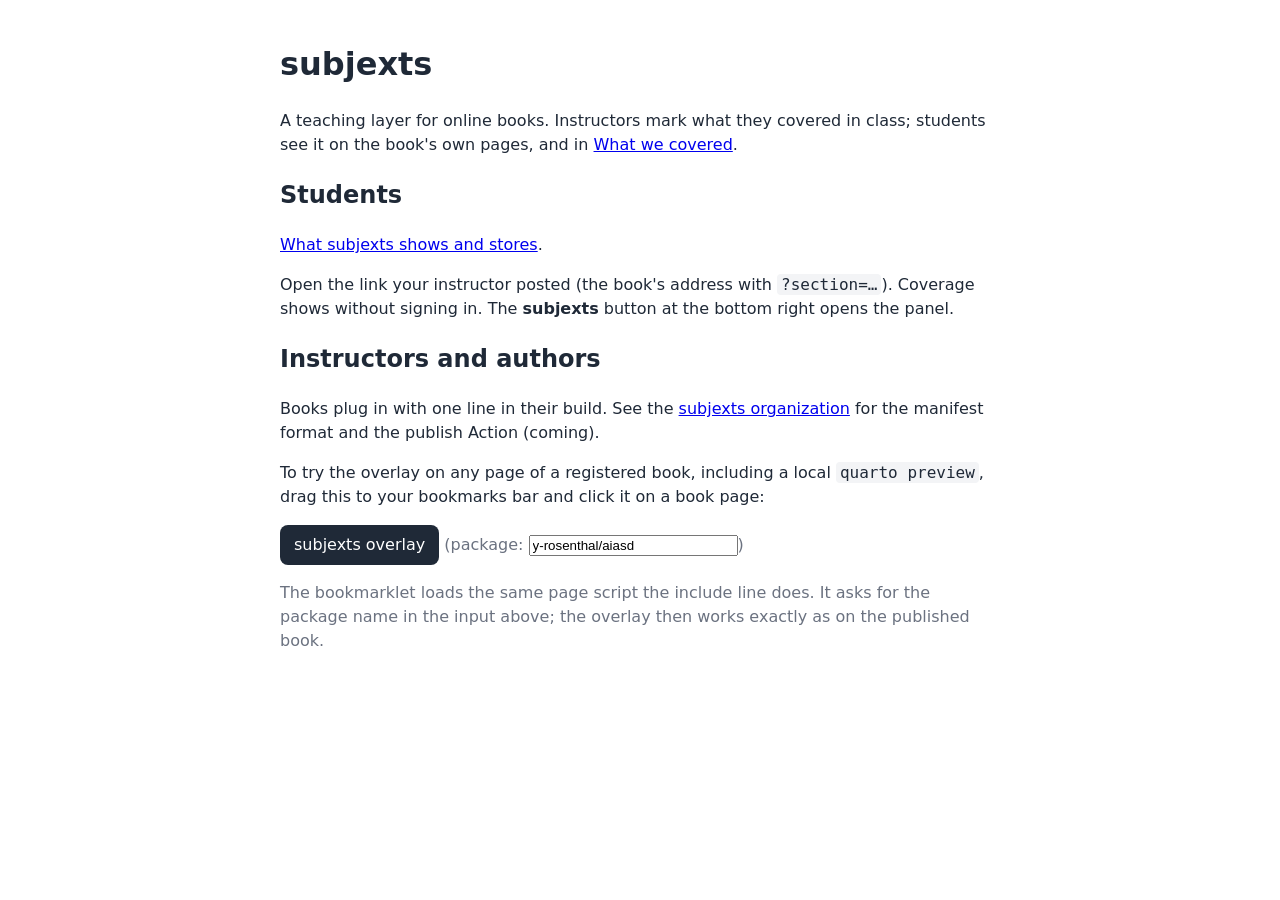
<file: index.html>
<!doctype html>
<html lang="en">
<head>
<meta charset="utf-8">
<meta name="viewport" content="width=device-width, initial-scale=1">
<title>subjexts</title>
<style>body{color:#1f2937;max-width:720px;margin:40px auto;padding:0 16px;font:16px/1.5 system-ui,-apple-system,BlinkMacSystemFont,Segoe UI,Roboto,Noto Sans,Ubuntu,Cantarell,Helvetica Neue,sans-serif}code,pre{background:#f3f4f6;border-radius:4px;padding:1px 4px}pre{padding:10px;overflow:auto}a.bm{color:#fff;background:#1f2937;border-radius:8px;padding:8px 14px;text-decoration:none;display:inline-block}.muted{color:#6b7280}</style>
  <script type="module" crossorigin src="/assets/home-CZkX6ruz.js"></script>
  <link rel="modulepreload" crossorigin href="/assets/modulepreload-polyfill-P2Xu9kJm.js">
</head>
<body>
<h1>subjexts</h1>
<p>A teaching layer for online books. Instructors mark what they covered in class; students see it on the book's own pages, and in <a href="/covered/">What we covered</a>.</p>

<h2>Students</h2>
<p><a href="/notice/">What subjexts shows and stores</a>.</p>
<p>Open the link your instructor posted (the book's address with <code>?section=…</code>). Coverage shows without signing in. The <strong>subjexts</strong> button at the bottom right opens the panel.</p>

<h2>Instructors and authors</h2>
<p>Books plug in with one line in their build. See the <a href="https://github.com/subjexts">subjexts organization</a> for the manifest format and the publish Action (coming).</p>
<p>To try the overlay on any page of a registered book, including a local <code>quarto preview</code>, drag this to your bookmarks bar and click it on a book page:</p>
<p><a class="bm" id="bm" href="#">subjexts overlay</a> <span class="muted">(package: <input id="pkg" value="y-rosenthal/aiasd" size="24">)</span></p>
<p class="muted">The bookmarklet loads the same page script the include line does. It asks for the package name in the input above; the overlay then works exactly as on the published book.</p>
</body>
</html>
</file>
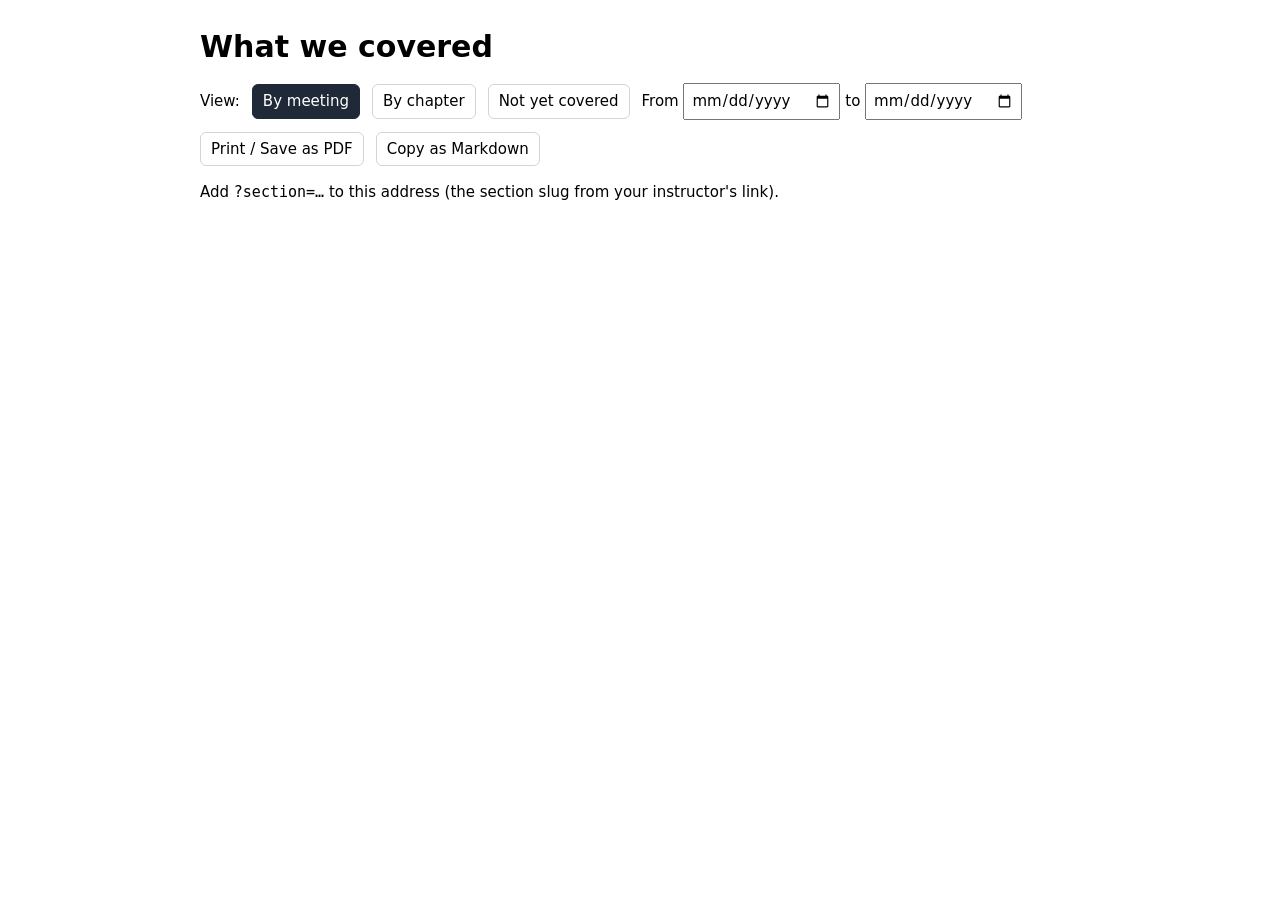
<file: covered/index.html>
<!doctype html>
<html lang="en">
<head>
<meta charset="utf-8">
<meta name="viewport" content="width=device-width, initial-scale=1">
<title>What we covered</title>
<style>:root{--lightningcss-light:initial;--lightningcss-dark: ;color-scheme:light dark}@media (prefers-color-scheme:dark){:root{--lightningcss-light: ;--lightningcss-dark:initial}}body{max-width:880px;margin:24px auto;padding:0 16px;font:15px/1.5 system-ui,-apple-system,BlinkMacSystemFont,Segoe UI,Roboto,Noto Sans,Ubuntu,Cantarell,Helvetica Neue,sans-serif}h1{margin-bottom:0}.sub{color:#6b7280;margin-top:2px}.bar{flex-wrap:wrap;align-items:center;gap:12px;margin:14px 0;display:flex}.bar button{font:inherit;cursor:pointer;background:0 0;border:1px solid #d1d5db;border-radius:6px;padding:5px 10px}.bar button.on{color:#fff;background:#1f2937;border-color:#1f2937}.bar input{font:inherit;padding:4px 6px}h2{border-bottom:1px solid #e5e7eb;margin:22px 0 6px;padding-bottom:3px;font-size:18px}h3{color:#374151;margin:12px 0 4px;font-size:15px}ul{padding-left:18px}li{margin:3px 0}.st{color:#fff;vertical-align:middle;border-radius:10px;margin-right:6px;padding:0 6px;font-size:11px;display:inline-block}.st-covered{background:#43a047}.st-assigned{background:#1e88e5}.st-skipped{background:#9e9e9e}.st-comment{background:#fb8c00}.q{color:#4b5563}.note{color:#92400e;background:#fef3c7;border-radius:6px;margin:4px 0;padding:4px 8px}.cm{color:#92400e;margin-left:1.5em;display:block}.muted{color:#6b7280}.where{color:#6b7280;font-size:13px}a{color:#1d4ed8}@media print{.bar,.noprint{display:none}body{max-width:none}}</style>
  <script type="module" crossorigin src="/assets/covered-C4TMlwke.js"></script>
  <link rel="modulepreload" crossorigin href="/assets/modulepreload-polyfill-P2Xu9kJm.js">
  <link rel="modulepreload" crossorigin href="/assets/Md-DHiN0fYu.js">
</head>
<body>
<h1 id="title">What we covered</h1>
<div class="sub" id="subtitle"></div>
<div class="bar noprint">
  <span>View:</span>
  <button id="v-meeting" class="on">By meeting</button>
  <button id="v-chapter">By chapter</button>
  <button id="v-not">Not yet covered</button>
  <span>From <input type="date" id="from"> to <input type="date" id="to"></span>
  <button id="print">Print / Save as PDF</button>
  <button id="copy">Copy as Markdown</button>
</div>
<div id="out"><p class="muted">Loading…</p></div>
</body>
</html>
</file>
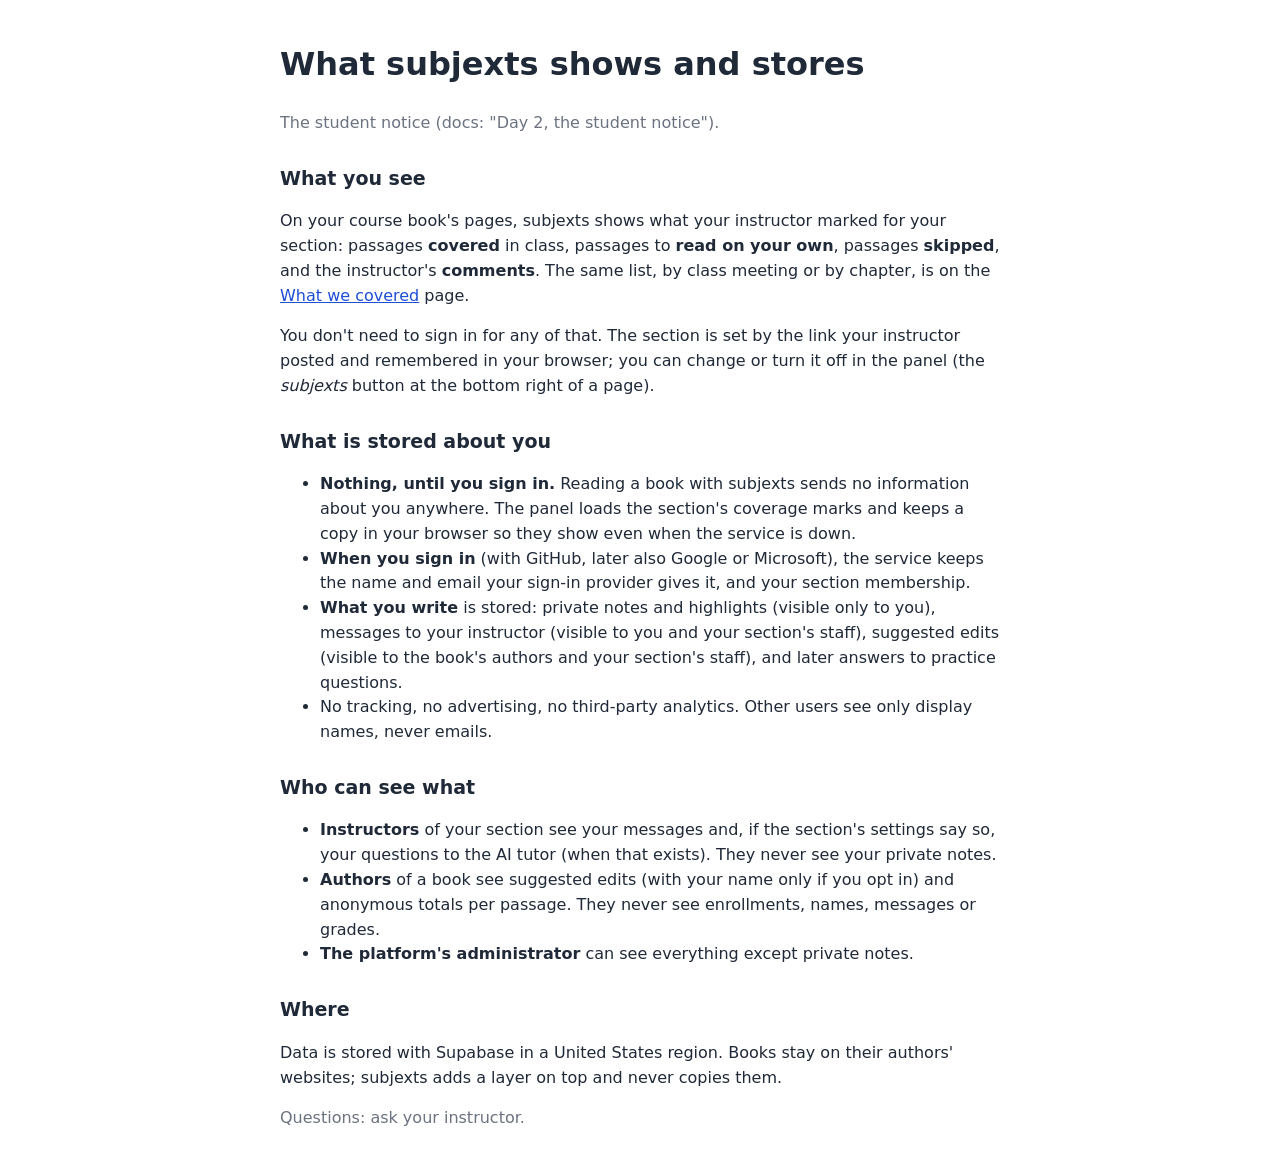
<file: notice/index.html>
<!doctype html>
<html lang="en">
<head>
<meta charset="utf-8">
<meta name="viewport" content="width=device-width, initial-scale=1">
<title>What subjexts shows and stores</title>
<style>body{color:#1f2937;max-width:720px;margin:40px auto;padding:0 16px;font:16px/1.55 system-ui,-apple-system,BlinkMacSystemFont,Segoe UI,Roboto,Noto Sans,Ubuntu,Cantarell,Helvetica Neue,sans-serif}h2{margin-top:28px;font-size:19px}.muted{color:#6b7280}a{color:#1d4ed8}</style>
</head>
<body>
<h1>What subjexts shows and stores</h1>
<p class="muted">The student notice (docs: "Day 2, the student notice").</p>

<h2>What you see</h2>
<p>On your course book's pages, subjexts shows what your instructor marked for your section: passages <strong>covered</strong> in class, passages to <strong>read on your own</strong>, passages <strong>skipped</strong>, and the instructor's <strong>comments</strong>. The same list, by class meeting or by chapter, is on the <a href="/covered/">What we covered</a> page.</p>
<p>You don't need to sign in for any of that. The section is set by the link your instructor posted and remembered in your browser; you can change or turn it off in the panel (the <em>subjexts</em> button at the bottom right of a page).</p>

<h2>What is stored about you</h2>
<ul>
<li><strong>Nothing, until you sign in.</strong> Reading a book with subjexts sends no information about you anywhere. The panel loads the section's coverage marks and keeps a copy in your browser so they show even when the service is down.</li>
<li><strong>When you sign in</strong> (with GitHub, later also Google or Microsoft), the service keeps the name and email your sign-in provider gives it, and your section membership.</li>
<li><strong>What you write</strong> is stored: private notes and highlights (visible only to you), messages to your instructor (visible to you and your section's staff), suggested edits (visible to the book's authors and your section's staff), and later answers to practice questions.</li>
<li>No tracking, no advertising, no third-party analytics. Other users see only display names, never emails.</li>
</ul>

<h2>Who can see what</h2>
<ul>
<li><strong>Instructors</strong> of your section see your messages and, if the section's settings say so, your questions to the AI tutor (when that exists). They never see your private notes.</li>
<li><strong>Authors</strong> of a book see suggested edits (with your name only if you opt in) and anonymous totals per passage. They never see enrollments, names, messages or grades.</li>
<li><strong>The platform's administrator</strong> can see everything except private notes.</li>
</ul>

<h2>Where</h2>
<p>Data is stored with Supabase in a United States region. Books stay on their authors' websites; subjexts adds a layer on top and never copies them.</p>
<p class="muted">Questions: ask your instructor.</p>
</body>
</html>
</file>
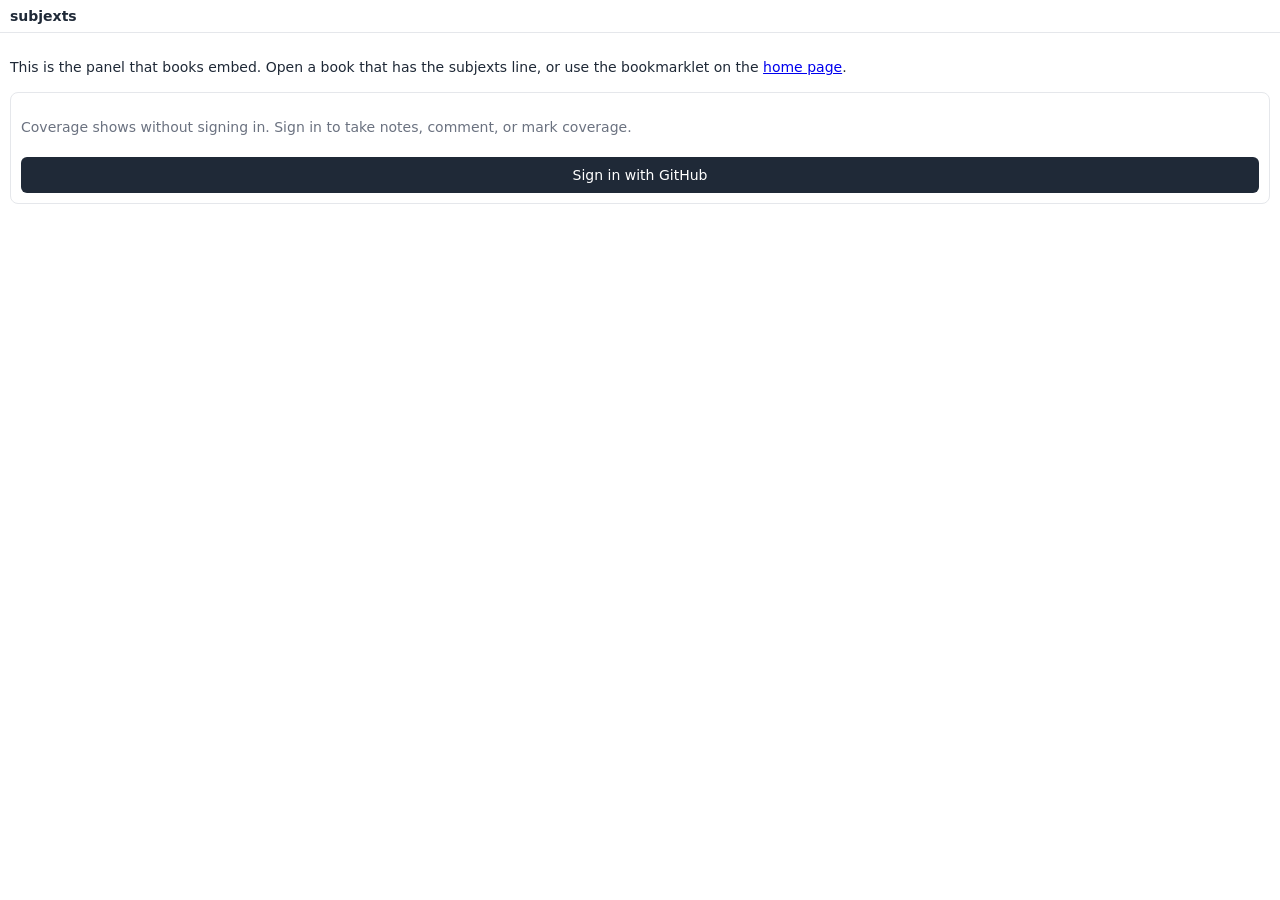
<file: frame/v1/index.html>
<!doctype html>
<html lang="en">
<head>
<meta charset="utf-8">
<meta name="viewport" content="width=device-width, initial-scale=1">
<meta name="robots" content="noindex">
<title>subjexts</title>
  <script type="module" crossorigin src="/assets/frame-C7bkG28r.js"></script>
  <link rel="modulepreload" crossorigin href="/assets/modulepreload-polyfill-P2Xu9kJm.js">
  <link rel="modulepreload" crossorigin href="/assets/Md-DHiN0fYu.js">
  <link rel="stylesheet" crossorigin href="/assets/frame-uskJhT9f.css">
</head>
<body>
<div id="app"></div>
</body>
</html>
</file>
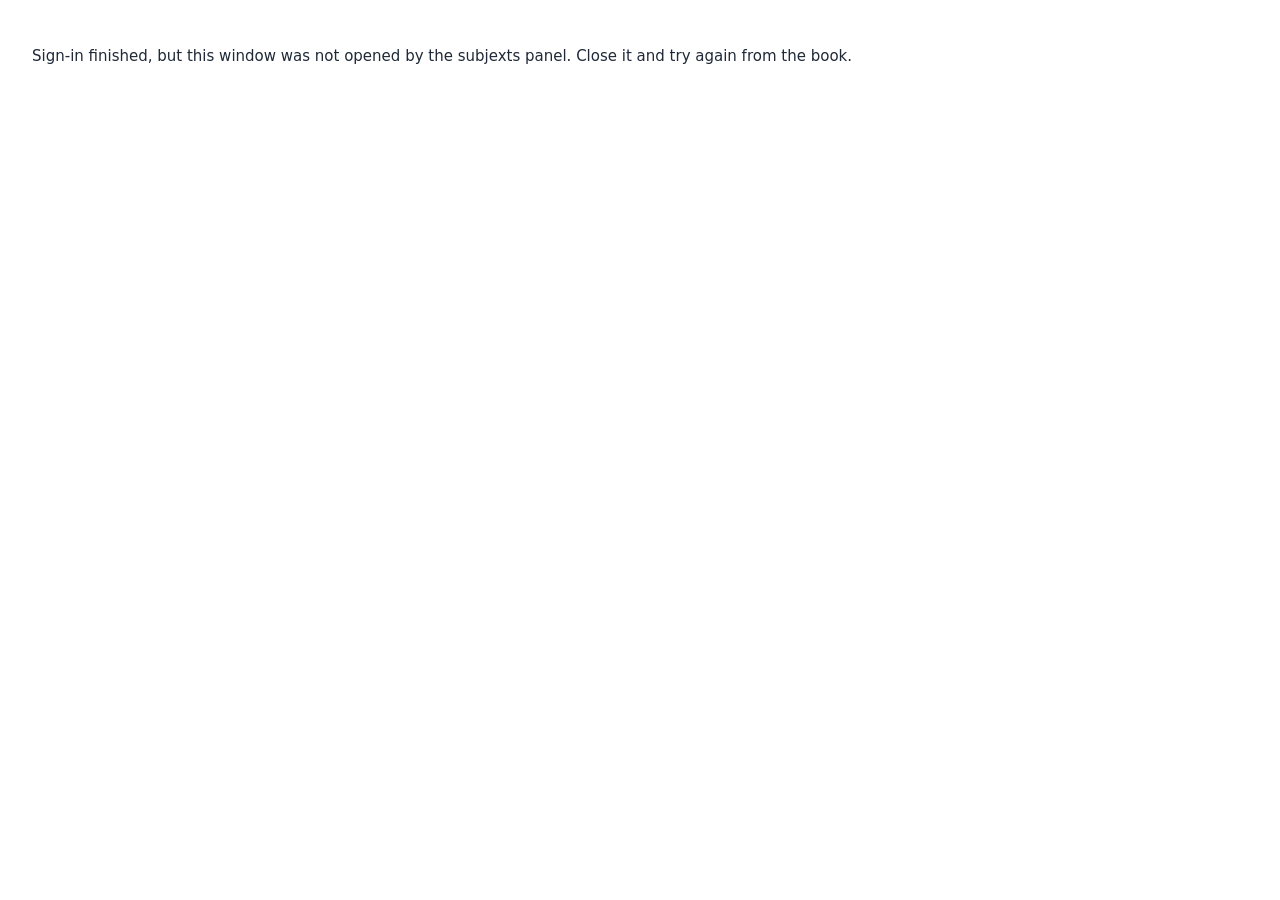
<file: auth/callback.html>
<!doctype html>
<html lang="en">
<head>
<meta charset="utf-8">
<meta name="viewport" content="width=device-width, initial-scale=1">
<meta name="robots" content="noindex">
<title>Signing in…</title>
<style>body{color:#1f2937;padding:24px;font:15px system-ui,-apple-system,BlinkMacSystemFont,Segoe UI,Roboto,Noto Sans,Ubuntu,Cantarell,Helvetica Neue,sans-serif}</style>
  <script type="module" crossorigin src="/assets/callback-C-IZrhT_.js"></script>
  <link rel="modulepreload" crossorigin href="/assets/modulepreload-polyfill-P2Xu9kJm.js">
</head>
<body>
<p id="msg">Finishing sign-in…</p>
</body>
</html>
</file>
<file: assets/frame-uskJhT9f.css>
:root{--lightningcss-light:initial;--lightningcss-dark: ;color-scheme:light;--fg:#1f2937;--muted:#6b7280;--bg:#fff;--line:#e5e7eb;--accent:#1f2937;--warn:#b45309;--warnbg:#fef3c7;--err:#b91c1c;--errbg:#fee2e2}*{box-sizing:border-box}html,body,#app{height:100%;margin:0}body{color:var(--fg);background:var(--bg);font:14px/1.45 system-ui,-apple-system,BlinkMacSystemFont,Segoe UI,Roboto,Noto Sans,Ubuntu,Cantarell,Helvetica Neue,sans-serif}.frame{flex-direction:column;height:100%;display:flex}.hdr{border-bottom:1px solid var(--line);flex-wrap:wrap;align-items:center;gap:4px 8px;padding:6px 10px;display:flex}.hdr .title{flex-direction:column;flex:1;min-width:0;display:flex}.hdr .title strong{white-space:nowrap;text-overflow:ellipsis;overflow:hidden}.hdr .sub{color:var(--muted);white-space:nowrap;text-overflow:ellipsis;font-size:12px;overflow:hidden}.hdr .sub .teach{color:#c2410c;font-weight:600}.hdr .sub .who{color:var(--fg);font-weight:600}.tabs{flex-basis:100%;justify-content:flex-end;gap:2px;display:flex}.tabs button{cursor:pointer;font:inherit;color:var(--muted);background:0 0;border:0;border-radius:6px;padding:6px 5px}.tabs button.on{color:var(--fg);background:#f3f4f6;font-weight:600}.icon{cursor:pointer;background:0 0;border:0;padding:4px 6px;font-size:16px}.body{flex:1;padding:10px;overflow:auto}.card{border:1px solid var(--line);border-radius:8px;flex-direction:column;gap:6px;margin-bottom:10px;padding:10px;display:flex}.card.flash{animation:1.6s ease-out yrS4-flash}@keyframes yrS4-flash{0%{background:#fef3c7}to{background:0 0}}.muted{color:var(--muted)}.small{font-size:12px}.pad{padding:10px}.err{background:var(--errbg);color:var(--err);padding:8px 10px;font-size:13px}.warn{background:var(--warnbg);color:var(--warn);border-radius:6px;padding:6px 8px;font-size:13px}.loading{color:var(--muted);padding:10px}button{font:inherit}button.primary{background:var(--accent);color:#fff;cursor:pointer;border:0;border-radius:6px;padding:8px 12px}button.primary:disabled{opacity:.5;cursor:default}button.small{border:1px solid var(--line);cursor:pointer;background:#fff;border-radius:6px;padding:3px 8px;font-size:12px}button.small:hover{background:#f3f4f6}button.small.danger{color:var(--err)}button.small.primary{background:var(--accent);color:#fff;border-color:var(--accent)}button.small.primary:hover{opacity:.9}button.link{color:#1d4ed8;cursor:pointer;text-align:left;font:inherit;background:0 0;border:0;padding:0}.kbd{opacity:.7;margin-left:4px;font-size:10px}input,select,textarea{font:inherit;border:1px solid #cbd5e1;border-radius:6px;width:100%;padding:5px 7px}input[type=checkbox],input[type=radio]{width:auto}label{flex-direction:column;gap:3px;font-size:13px;display:flex}.row{flex-wrap:wrap;align-items:center;gap:8px;margin:4px 0;display:flex}.row .lbl{color:var(--muted);min-width:56px;font-size:12px}.chk{flex-direction:row;align-items:center;gap:4px}.switch{cursor:pointer;flex-direction:row;align-items:center;gap:8px}.teachbar{border:1px solid var(--line);border-radius:8px;margin-bottom:10px;padding:8px 10px}.teachbar.on{background:#fff7ed;border-color:#fb923c}.marks{flex-direction:column;gap:8px;display:flex}.mark{border:1px solid var(--line);border-left-width:5px;border-radius:6px;padding:6px 8px}.mark.st-covered{border-left-color:#43a047}.mark.st-assigned{border-left-color:#1e88e5}.mark.st-skipped{border-left-color:#9e9e9e}.mark.k-comment{border-left-color:#fb8c00}.mark.k-author_note{border-left-color:#8e24aa}.mark.focus{box-shadow:0 0 0 2px #fbbf24}.mark.orphan{opacity:.75}.mark.done{opacity:.6}.mark-head{justify-content:space-between;align-items:baseline;gap:8px;display:flex}.mark .kind{font-size:12px;font-weight:600}.where{color:#374151;margin:2px 0;font-size:13px;display:block}.where .goto{color:#6b7280;white-space:nowrap;font-size:11px}a.where:hover .goto,button.where:hover .goto{color:#1d4ed8}.notes .hint{margin:0 0 2px}.feedback{border-radius:6px;margin:6px 0;padding:6px 8px;font-size:13px}.feedback.ask{background:#fff7ed;border:1px solid #fed7aa}.feedback.done{background:#ecfdf5;border:1px solid #a7f3d0}.feedback textarea{width:100%;min-height:48px;font:inherit;margin-top:4px}.feedback .actions{margin-top:4px}.feedback .verdict.ok{color:#047857;font-weight:500}.run-state{color:#6b7280;font-weight:500}.run-state.st-in-progress{color:#b45309}.run-state.st-applied{color:#047857}.run-state.st-needs-author{color:#b91c1c}.row.run{background:#f3f4f6;border-radius:6px;justify-content:space-between;padding:4px 8px}@media (prefers-color-scheme:dark){.row.run{background:#1f2937}}.feedback pre.change{white-space:pre-wrap;background:#f9fafb;border-radius:4px;max-height:240px;margin:4px 0 0;padding:6px;font-size:11px;overflow:auto}@media (prefers-color-scheme:dark){.feedback.ask{background:#3b2a12;border-color:#92400e}.feedback.done{background:#0f2e22;border-color:#065f46}.feedback pre.change{background:#111827}}.body-md{font-size:13px}.md p{margin:4px 0}.md code{background:#f3f4f6;border-radius:3px;padding:0 3px}.actions{flex-wrap:wrap;gap:6px;margin-top:6px;display:flex}.editor{background:#fffbeb;border:1px solid #fbbf24;border-radius:8px;flex-direction:column;gap:6px;margin-bottom:10px;padding:8px 10px;display:flex}.editor .quote{color:#374151;border-left:3px solid #d1d5db;max-height:4.5em;padding-left:6px;font-size:12px;overflow:hidden}.editor textarea{min-height:70px}.dev{flex-direction:column;gap:4px;margin-top:8px;display:flex}.notes{flex-direction:column;gap:8px;display:flex}.reply{border-left:3px solid #d1d5db;margin:4px 0;padding-left:8px}.reply .md p{margin:2px 0}.mark.k-message{border-left-color:#0891b2}.mark.k-suggestion{border-left-color:#0d9488}.edit-preview{background:#fff;border:1px dashed #99f6e4;border-radius:6px;padding:6px 8px}.mark.k-student_note{border-left-color:#fdd835}.settings .card a{color:#1d4ed8}@media (prefers-color-scheme:dark){:root{--lightningcss-light: ;--lightningcss-dark:initial;color-scheme:dark;--fg:#e5e7eb;--muted:#9ca3af;--bg:#111827;--line:#374151;--accent:#e5e7eb}button.primary{color:#111827}button.small{color:var(--fg);background:#1f2937}button.small:hover{background:#374151}button.small.primary{background:var(--accent);color:#111827}input,select,textarea{color:var(--fg);background:#1f2937;border-color:#4b5563}.tabs button.on{background:#1f2937}.teachbar.on{background:#3b2a16}.editor{background:#3b3112}.md code{background:#1f2937}.where,.editor .quote{color:#d1d5db}}.tutor{background:#f5f3ff;border:1px solid #a78bfa;border-radius:8px;flex-direction:column;gap:6px;margin-bottom:10px;padding:8px 10px;display:flex}.tutor .quote{color:#374151;border-left:3px solid #c4b5fd;padding-left:6px;font-size:12px}.tutor .menu{flex-direction:column;align-items:flex-start;gap:4px;display:flex}.tutor .tmsg.assistant{background:#fff;border-radius:6px;padding:6px 8px;font-size:13px}.ai-settings textarea{min-height:50px}@media (prefers-color-scheme:dark){.tutor{background:#2e1065}.tutor .tmsg.assistant{background:#1f2937}.tutor .quote{color:#d1d5db}}.chips{flex-wrap:wrap;gap:4px;margin:4px 0;display:flex}.chip{border:1px solid var(--line);font:inherit;cursor:pointer;color:var(--fg);background:#fff;border-radius:999px;align-items:center;gap:5px;padding:3px 10px;font-size:13px;display:inline-flex}.chip.small{padding:1px 7px;font-size:11px}.chip.on{box-shadow:0 0 0 2px #111827}.chip .dot{border-radius:50%;width:9px;height:9px;display:inline-block}.picker{flex-direction:column;gap:6px;display:flex}.newlabel{border:1px dashed var(--line);border-radius:6px;flex-direction:column;gap:6px;padding:6px;display:flex}.swatch{cursor:pointer;border:2px solid #0000;border-radius:50%;width:20px;height:20px}.swatch.on{border-color:#111827}.labels{flex-direction:column;gap:6px;display:flex}.labelrow{border-bottom:1px solid var(--line);padding:4px 0}@media (prefers-color-scheme:dark){.chip{background:#1f2937}.chip.on{box-shadow:0 0 0 2px #e5e7eb}.swatch.on{border-color:#e5e7eb}}.switches{border-top:1px dashed var(--line);margin-top:6px;padding-top:4px}.switches code{font-size:11px}.features{border-top:1px dashed var(--line);margin-top:6px;padding-top:4px}.features-table{border-collapse:collapse;margin:2px 0 4px}.features-table th{text-align:center;vertical-align:bottom;padding:2px 6px;font-weight:600}.features-table td{border-top:1px solid var(--line);padding:1px 6px}.features-table td+td{text-align:center}.history{flex-direction:column;gap:6px;display:flex}.hist{border-left:3px solid #d1d5db;padding:2px 8px;font-size:13px}.hist.created{border-left-color:#43a047}.hist.labels{border-left-color:#1e88e5}.hist.deleted{border-left-color:#b91c1c}.hist.restored{border-left-color:#fb8c00}.hist-when{color:var(--muted);font-size:11px}.hist-label .dot{background:var(--c);border-radius:50%;width:8px;height:8px;margin-right:3px;display:inline-block}.hist-list{flex-direction:column;gap:4px;margin-top:6px;display:flex}.pub{color:#15803d}
</file>
